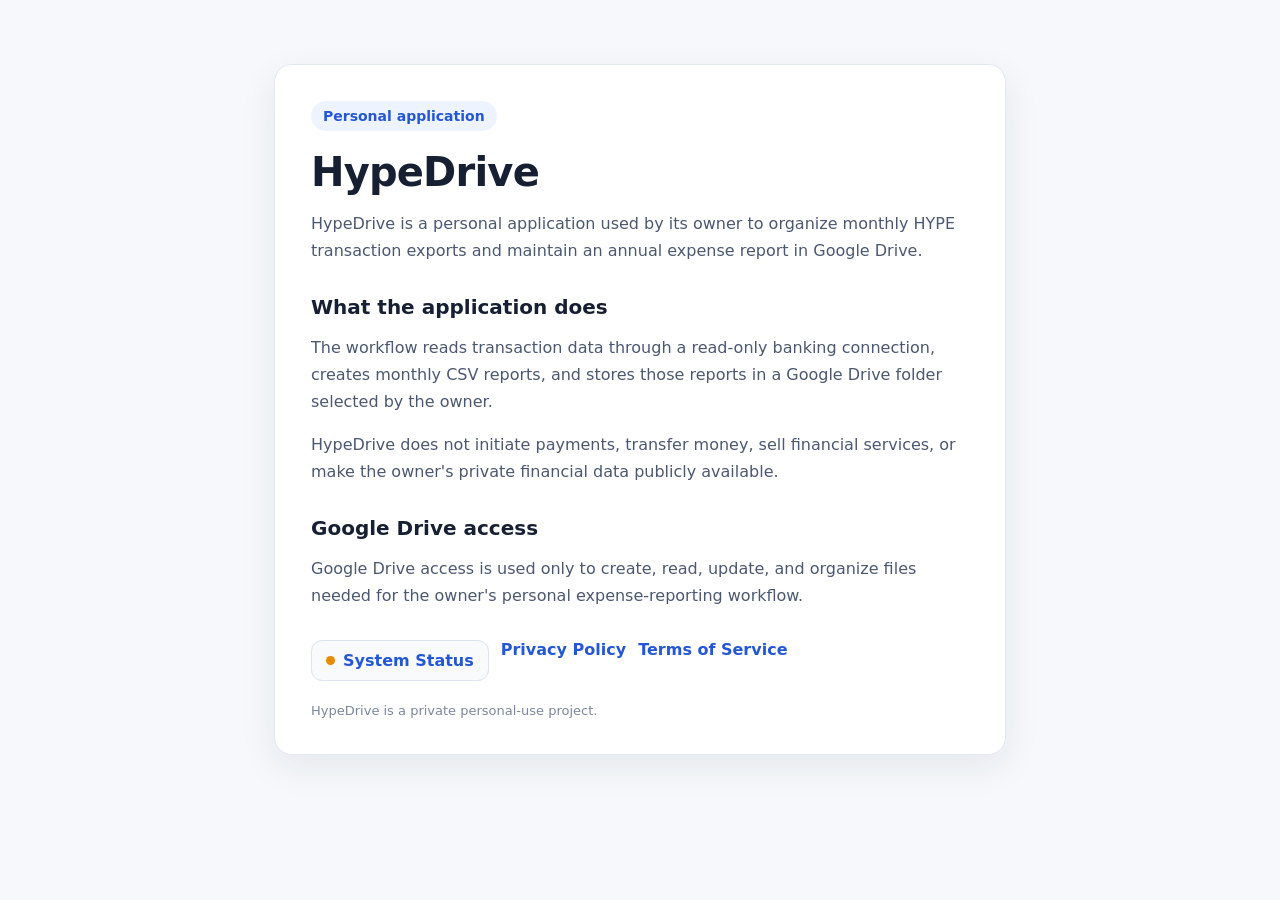
<file: index.html>
<!doctype html>
<html lang="en">
<head>
  <meta charset="utf-8">
  <meta name="viewport" content="width=device-width, initial-scale=1">
  <title>HypeDrive</title>
  <meta name="description" content="HypeDrive is a personal read-only expense reporting application.">
  <style>
    :root{font-family:Inter,system-ui,-apple-system,BlinkMacSystemFont,"Segoe UI",sans-serif;color:#172033;background:#f6f8fb}
    *{box-sizing:border-box}body{margin:0}.wrap{max-width:780px;margin:0 auto;padding:64px 24px}.card{background:#fff;border:1px solid #e4e9f1;border-radius:18px;padding:36px;box-shadow:0 12px 36px rgba(20,35,60,.08)}h1{margin:0 0 14px;font-size:40px;letter-spacing:-.02em}h2{margin-top:30px;font-size:20px}p{line-height:1.68;color:#4b5870}nav{margin-top:30px;display:flex;gap:12px;flex-wrap:wrap}a{color:#2457d6;text-decoration:none;font-weight:600}a:hover{text-decoration:underline}.pill{display:inline-block;padding:7px 12px;background:#edf4ff;color:#2457d6;border-radius:999px;font-size:14px;font-weight:700;margin-bottom:18px}.status-link{display:inline-flex;align-items:center;gap:8px;padding:10px 14px;border:1px solid #dbe4ef;border-radius:11px;background:#f8fafc}.status-link::before{content:"";width:9px;height:9px;border-radius:50%;background:#ea8a00}footer{margin-top:22px;color:#7a879c;font-size:13px}
  </style>
</head>
<body>
  <main class="wrap">
    <section class="card">
      <span class="pill">Personal application</span>
      <h1>HypeDrive</h1>
      <p>HypeDrive is a personal application used by its owner to organize monthly HYPE transaction exports and maintain an annual expense report in Google Drive.</p>
      <h2>What the application does</h2>
      <p>The workflow reads transaction data through a read-only banking connection, creates monthly CSV reports, and stores those reports in a Google Drive folder selected by the owner.</p>
      <p>HypeDrive does not initiate payments, transfer money, sell financial services, or make the owner's private financial data publicly available.</p>
      <h2>Google Drive access</h2>
      <p>Google Drive access is used only to create, read, update, and organize files needed for the owner's personal expense-reporting workflow.</p>
      <nav>
        <a class="status-link" href="status/">System Status</a>
        <a href="privacy.html">Privacy Policy</a>
        <a href="terms.html">Terms of Service</a>
      </nav>
      <footer>HypeDrive is a private personal-use project.</footer>
    </section>
  </main>
</body>
</html>
</file>
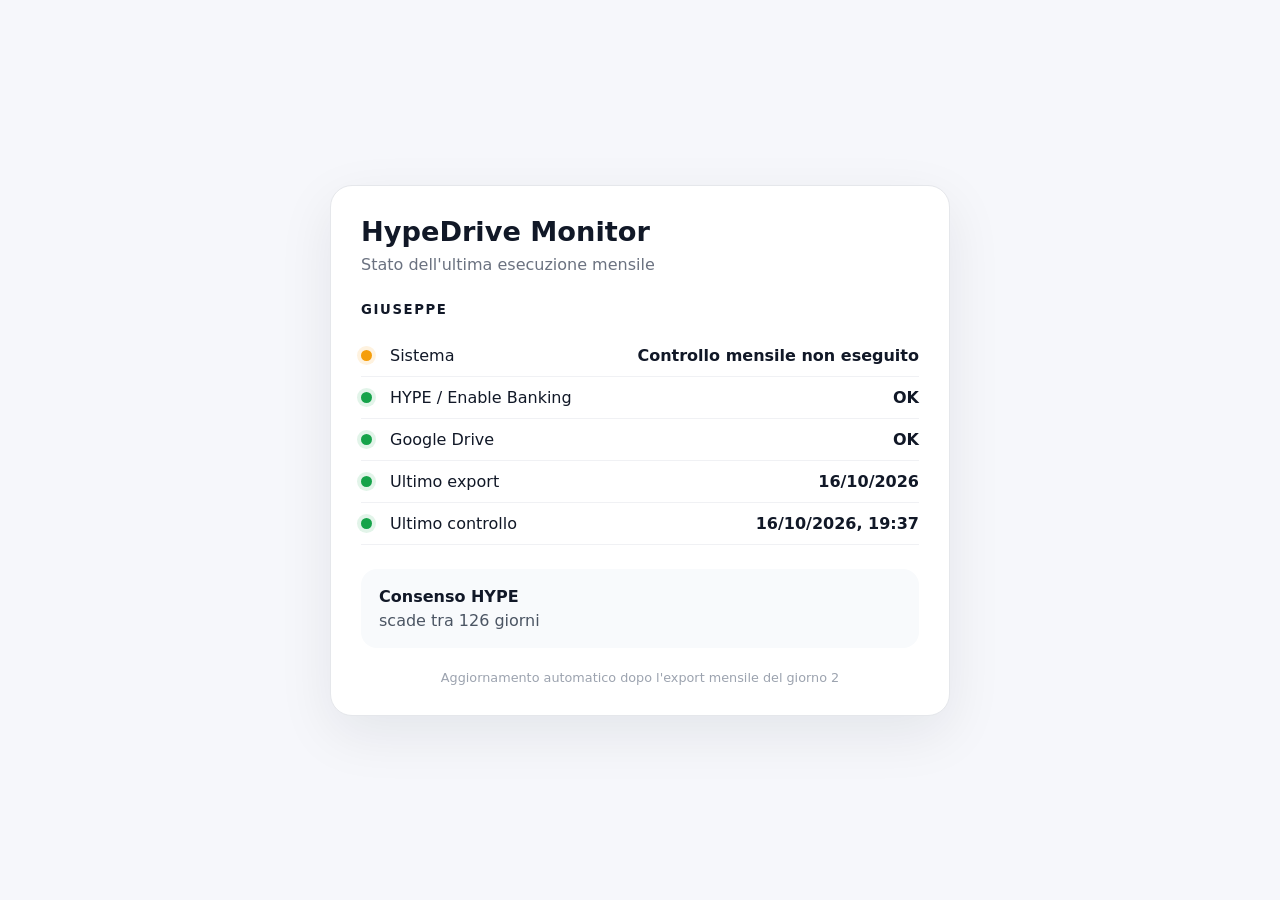
<file: status/index.html>
<!doctype html>
<html lang="it">
<head>
  <meta charset="utf-8">
  <meta name="viewport" content="width=device-width,initial-scale=1">
  <meta name="color-scheme" content="light dark">
  <title>HypeDrive Monitor</title>
  <style>
    :root{font-family:Inter,ui-sans-serif,system-ui,-apple-system,BlinkMacSystemFont,"Segoe UI",sans-serif;color:#111827;background:#f6f7fb}*{box-sizing:border-box}body{margin:0;min-height:100vh;display:grid;place-items:center;padding:24px}.card{width:min(620px,100%);background:#fff;border:1px solid #e5e7eb;border-radius:22px;padding:30px;box-shadow:0 18px 55px rgba(15,23,42,.08)}h1{margin:0 0 8px;font-size:1.7rem}.sub{margin:0 0 28px;color:#6b7280}.user{font-size:.83rem;font-weight:800;letter-spacing:.12em;margin-bottom:18px}.row{display:grid;grid-template-columns:18px 1fr auto;gap:11px;align-items:center;padding:11px 0;border-bottom:1px solid #f0f1f4}.row:last-of-type{border-bottom:0}.dot{width:11px;height:11px;border-radius:50%;background:#9ca3af;box-shadow:0 0 0 4px rgba(156,163,175,.12)}.green{background:#16a34a;box-shadow:0 0 0 4px rgba(22,163,74,.12)}.orange{background:#f59e0b;box-shadow:0 0 0 4px rgba(245,158,11,.13)}.red{background:#dc2626;box-shadow:0 0 0 4px rgba(220,38,38,.12)}.value{font-weight:700;text-align:right}.consent{margin-top:24px;padding:18px;border-radius:16px;background:#f8fafc}.consent-title{font-weight:800;margin-bottom:5px}.consent-text{color:#4b5563}.error{margin-top:16px;padding:13px 15px;border-radius:13px;background:#fff7ed;color:#9a3412;font-size:.92rem;display:none}.footer{margin-top:22px;color:#9ca3af;font-size:.8rem;text-align:center}@media(prefers-color-scheme:dark){:root{color:#f3f4f6;background:#0b1020}.card{background:#111827;border-color:#263044;box-shadow:none}.sub,.consent-text{color:#9ca3af}.row{border-color:#202a3a}.consent{background:#172033}.error{background:#2a1b12;color:#fdba74}}@media(max-width:520px){.card{padding:22px}.row{grid-template-columns:18px 1fr}.value{grid-column:2;text-align:left;color:#6b7280;font-weight:600}}
  </style>
</head>
<body>
  <main class="card">
    <h1>HypeDrive Monitor</h1>
    <p class="sub">Stato dell'ultima esecuzione mensile</p>
    <div class="user" id="user">GIUSEPPE</div>

    <div class="row"><span class="dot" id="system-dot"></span><span>Sistema</span><span class="value" id="system-value">In attesa</span></div>
    <div class="row"><span class="dot" id="bank-dot"></span><span id="bank-name">HYPE / Enable Banking</span><span class="value" id="bank-value">In attesa</span></div>
    <div class="row"><span class="dot" id="drive-dot"></span><span id="drive-name">Google Drive</span><span class="value" id="drive-value">In attesa</span></div>
    <div class="row"><span class="dot" id="export-dot"></span><span>Ultimo export</span><span class="value" id="export-value">—</span></div>
    <div class="row"><span class="dot" id="check-dot"></span><span>Ultimo controllo</span><span class="value" id="check-value">—</span></div>

    <section class="consent">
      <div class="consent-title">Consenso HYPE</div>
      <div class="consent-text" id="consent-value">In attesa del primo controllo</div>
    </section>
    <div class="error" id="error-box"></div>
    <div class="footer">Aggiornamento automatico dopo l'export mensile del giorno 2</div>
  </main>

<script>
const $=id=>document.getElementById(id);
const setDot=(id,status)=>{const el=$(id);el.className='dot '+(['green','orange','red'].includes(status)?status:'');};
const fmt=d=>new Intl.DateTimeFormat('it-IT',{timeZone:'Europe/Rome',day:'2-digit',month:'2-digit',year:'numeric',hour:'2-digit',minute:'2-digit'}).format(d);
const fmtDate=d=>new Intl.DateTimeFormat('it-IT',{timeZone:'Europe/Rome',day:'2-digit',month:'2-digit',year:'numeric'}).format(d);

function expectedCheckMissing(lastCheck){
  const now=new Date();
  const parts=new Intl.DateTimeFormat('en-CA',{timeZone:'Europe/Rome',year:'numeric',month:'2-digit',day:'2-digit'}).formatToParts(now);
  const obj=Object.fromEntries(parts.map(p=>[p.type,p.value]));
  const day=Number(obj.day);
  if(day<3) return false;
  if(!lastCheck) return true;
  const lp=new Intl.DateTimeFormat('en-CA',{timeZone:'Europe/Rome',year:'numeric',month:'2-digit'}).formatToParts(lastCheck);
  const lo=Object.fromEntries(lp.map(p=>[p.type,p.value]));
  return lo.year!==obj.year || lo.month!==obj.month;
}

function render(data){
  $('user').textContent=(data.user||'Giuseppe').toUpperCase();
  $('bank-name').textContent=data.bank?.name||'Banca / Provider';
  $('drive-name').textContent=data.drive?.name||'Google Drive';

  let systemStatus=data.system?.status||'unknown';
  let systemMessage=data.system?.message||'In attesa';
  const lastCheck=data.last_check?new Date(data.last_check):null;
  if(expectedCheckMissing(lastCheck) && systemStatus!=='red'){
    systemStatus='orange';
    systemMessage='Controllo mensile non eseguito';
  }

  setDot('system-dot',systemStatus); $('system-value').textContent=systemMessage;
  setDot('bank-dot',data.bank?.status); $('bank-value').textContent=data.bank?.message||'In attesa';
  setDot('drive-dot',data.drive?.status); $('drive-value').textContent=data.drive?.message||'In attesa';

  if(data.last_export){setDot('export-dot','green');$('export-value').textContent=fmtDate(new Date(data.last_export));}
  else {$('export-value').textContent='Nessun export registrato';}

  if(lastCheck){setDot('check-dot','green');$('check-value').textContent=fmt(lastCheck);}
  else {$('check-value').textContent='Nessun controllo registrato';}

  if(data.consent_expires_at){
    const expiry=new Date(data.consent_expires_at);const days=Math.ceil((expiry-new Date())/86400000);
    if(days<0){$('consent-value').textContent='scaduto';}
    else if(days===0){$('consent-value').textContent='scade oggi';}
    else {$('consent-value').textContent=`scade tra ${days} giorni`;}
  }

  if(data.last_error){$('error-box').style.display='block';$('error-box').textContent=data.last_error;}
}

fetch('../status.json?ts='+Date.now(),{cache:'no-store'})
  .then(r=>{if(!r.ok)throw new Error('status.json non disponibile');return r.json();})
  .then(render)
  .catch(err=>{setDot('system-dot','orange');$('system-value').textContent='Stato non disponibile';$('error-box').style.display='block';$('error-box').textContent=err.message;});
</script>
</body>
</html>
</file>
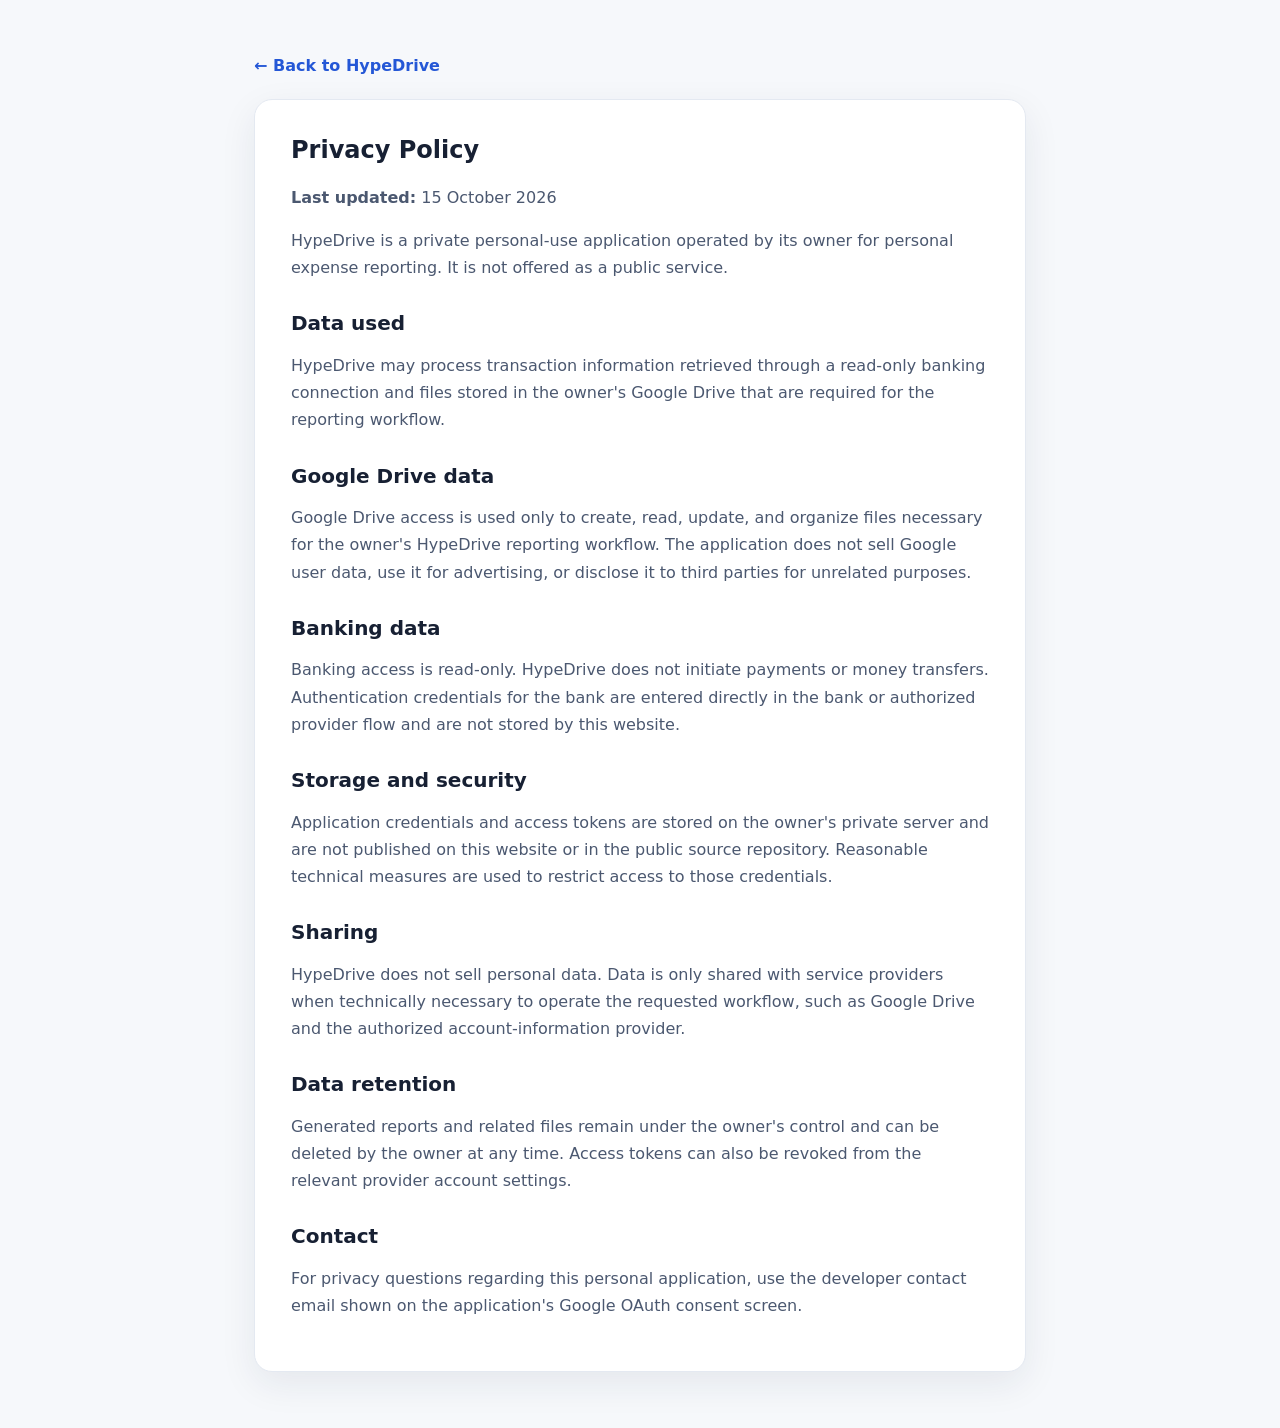
<file: privacy.html>
<!doctype html>
<html lang="en">
<head>
  <meta charset="utf-8">
  <meta name="viewport" content="width=device-width, initial-scale=1">
  <title>Privacy Policy - HypeDrive</title>
  <style>
    :root{font-family:Inter,system-ui,-apple-system,BlinkMacSystemFont,"Segoe UI",sans-serif;color:#172033;background:#f6f8fb}
    *{box-sizing:border-box} body{margin:0}.wrap{max-width:820px;margin:0 auto;padding:56px 24px}.card{background:#fff;border:1px solid #e4e9f1;border-radius:18px;padding:36px;box-shadow:0 12px 36px rgba(20,35,60,.08)}h1{margin-top:0}h2{margin-top:30px;font-size:20px}p,li{line-height:1.7;color:#4b5870}a{color:#2457d6;text-decoration:none;font-weight:600}a:hover{text-decoration:underline}.back{margin-bottom:24px;display:inline-block}
  </style>
</head>
<body>
  <main class="wrap">
    <a class="back" href="index.html">← Back to HypeDrive</a>
    <section class="card">
      <h1>Privacy Policy</h1>
      <p><strong>Last updated:</strong> 15 October 2026</p>
      <p>HypeDrive is a private personal-use application operated by its owner for personal expense reporting. It is not offered as a public service.</p>
      <h2>Data used</h2>
      <p>HypeDrive may process transaction information retrieved through a read-only banking connection and files stored in the owner's Google Drive that are required for the reporting workflow.</p>
      <h2>Google Drive data</h2>
      <p>Google Drive access is used only to create, read, update, and organize files necessary for the owner's HypeDrive reporting workflow. The application does not sell Google user data, use it for advertising, or disclose it to third parties for unrelated purposes.</p>
      <h2>Banking data</h2>
      <p>Banking access is read-only. HypeDrive does not initiate payments or money transfers. Authentication credentials for the bank are entered directly in the bank or authorized provider flow and are not stored by this website.</p>
      <h2>Storage and security</h2>
      <p>Application credentials and access tokens are stored on the owner's private server and are not published on this website or in the public source repository. Reasonable technical measures are used to restrict access to those credentials.</p>
      <h2>Sharing</h2>
      <p>HypeDrive does not sell personal data. Data is only shared with service providers when technically necessary to operate the requested workflow, such as Google Drive and the authorized account-information provider.</p>
      <h2>Data retention</h2>
      <p>Generated reports and related files remain under the owner's control and can be deleted by the owner at any time. Access tokens can also be revoked from the relevant provider account settings.</p>
      <h2>Contact</h2>
      <p>For privacy questions regarding this personal application, use the developer contact email shown on the application's Google OAuth consent screen.</p>
    </section>
  </main>
</body>
</html>
</file>
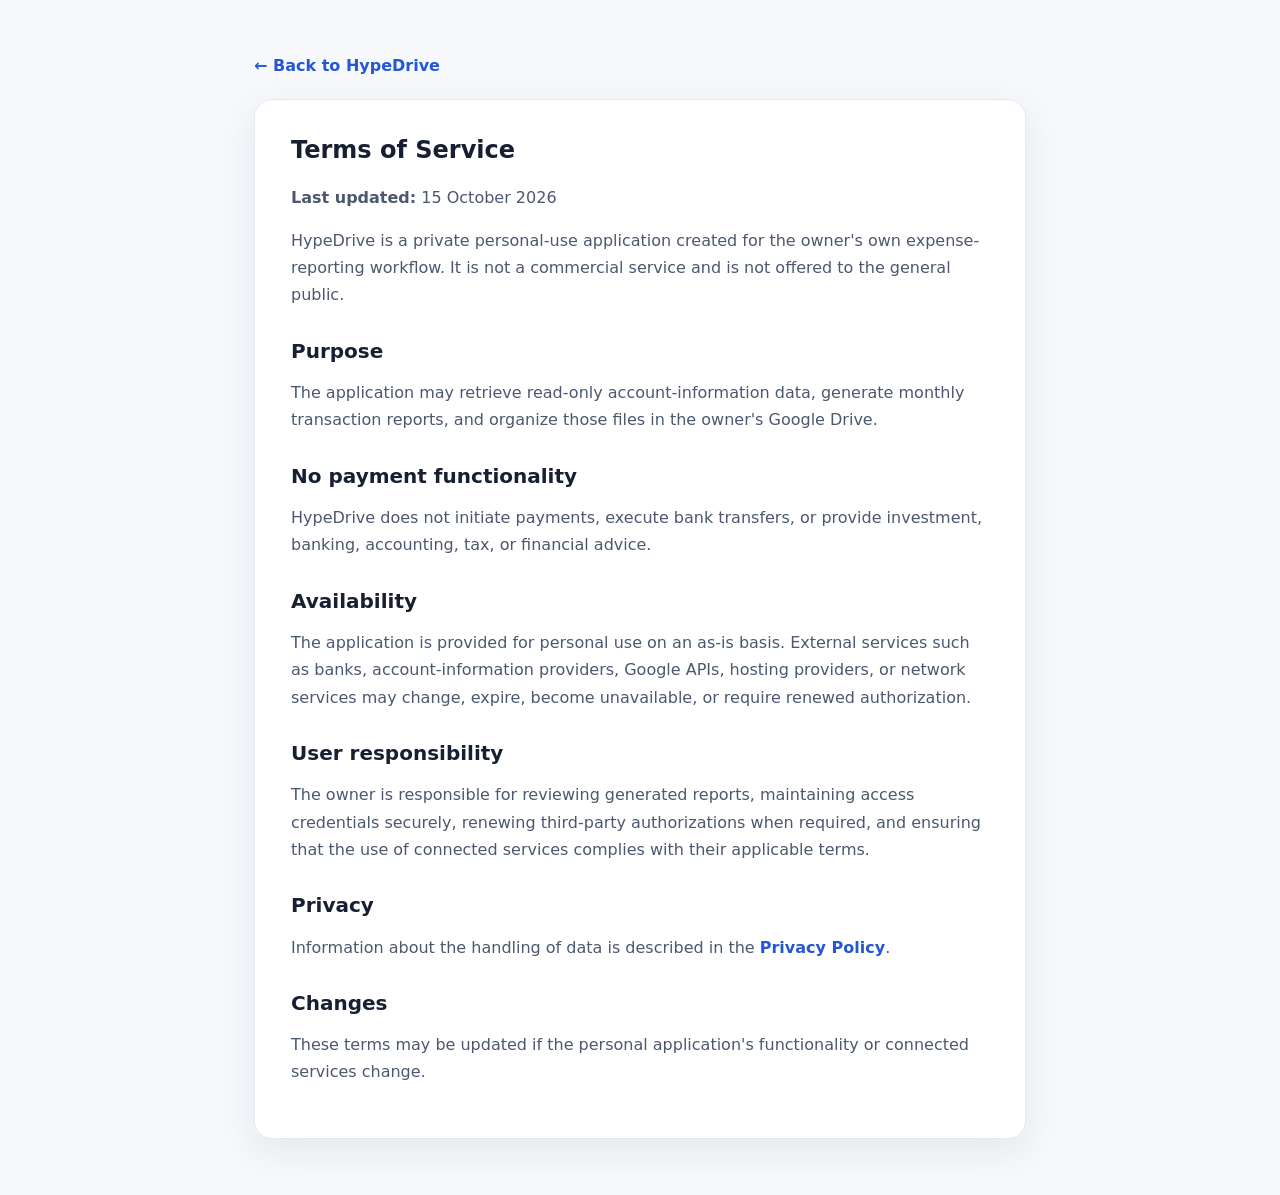
<file: terms.html>
<!doctype html>
<html lang="en">
<head>
  <meta charset="utf-8">
  <meta name="viewport" content="width=device-width, initial-scale=1">
  <title>Terms of Service - HypeDrive</title>
  <style>
    :root{font-family:Inter,system-ui,-apple-system,BlinkMacSystemFont,"Segoe UI",sans-serif;color:#172033;background:#f6f8fb}
    *{box-sizing:border-box} body{margin:0}.wrap{max-width:820px;margin:0 auto;padding:56px 24px}.card{background:#fff;border:1px solid #e4e9f1;border-radius:18px;padding:36px;box-shadow:0 12px 36px rgba(20,35,60,.08)}h1{margin-top:0}h2{margin-top:30px;font-size:20px}p,li{line-height:1.7;color:#4b5870}a{color:#2457d6;text-decoration:none;font-weight:600}a:hover{text-decoration:underline}.back{margin-bottom:24px;display:inline-block}
  </style>
</head>
<body>
  <main class="wrap">
    <a class="back" href="index.html">← Back to HypeDrive</a>
    <section class="card">
      <h1>Terms of Service</h1>
      <p><strong>Last updated:</strong> 15 October 2026</p>
      <p>HypeDrive is a private personal-use application created for the owner's own expense-reporting workflow. It is not a commercial service and is not offered to the general public.</p>
      <h2>Purpose</h2>
      <p>The application may retrieve read-only account-information data, generate monthly transaction reports, and organize those files in the owner's Google Drive.</p>
      <h2>No payment functionality</h2>
      <p>HypeDrive does not initiate payments, execute bank transfers, or provide investment, banking, accounting, tax, or financial advice.</p>
      <h2>Availability</h2>
      <p>The application is provided for personal use on an as-is basis. External services such as banks, account-information providers, Google APIs, hosting providers, or network services may change, expire, become unavailable, or require renewed authorization.</p>
      <h2>User responsibility</h2>
      <p>The owner is responsible for reviewing generated reports, maintaining access credentials securely, renewing third-party authorizations when required, and ensuring that the use of connected services complies with their applicable terms.</p>
      <h2>Privacy</h2>
      <p>Information about the handling of data is described in the <a href="privacy.html">Privacy Policy</a>.</p>
      <h2>Changes</h2>
      <p>These terms may be updated if the personal application's functionality or connected services change.</p>
    </section>
  </main>
</body>
</html>
</file>
